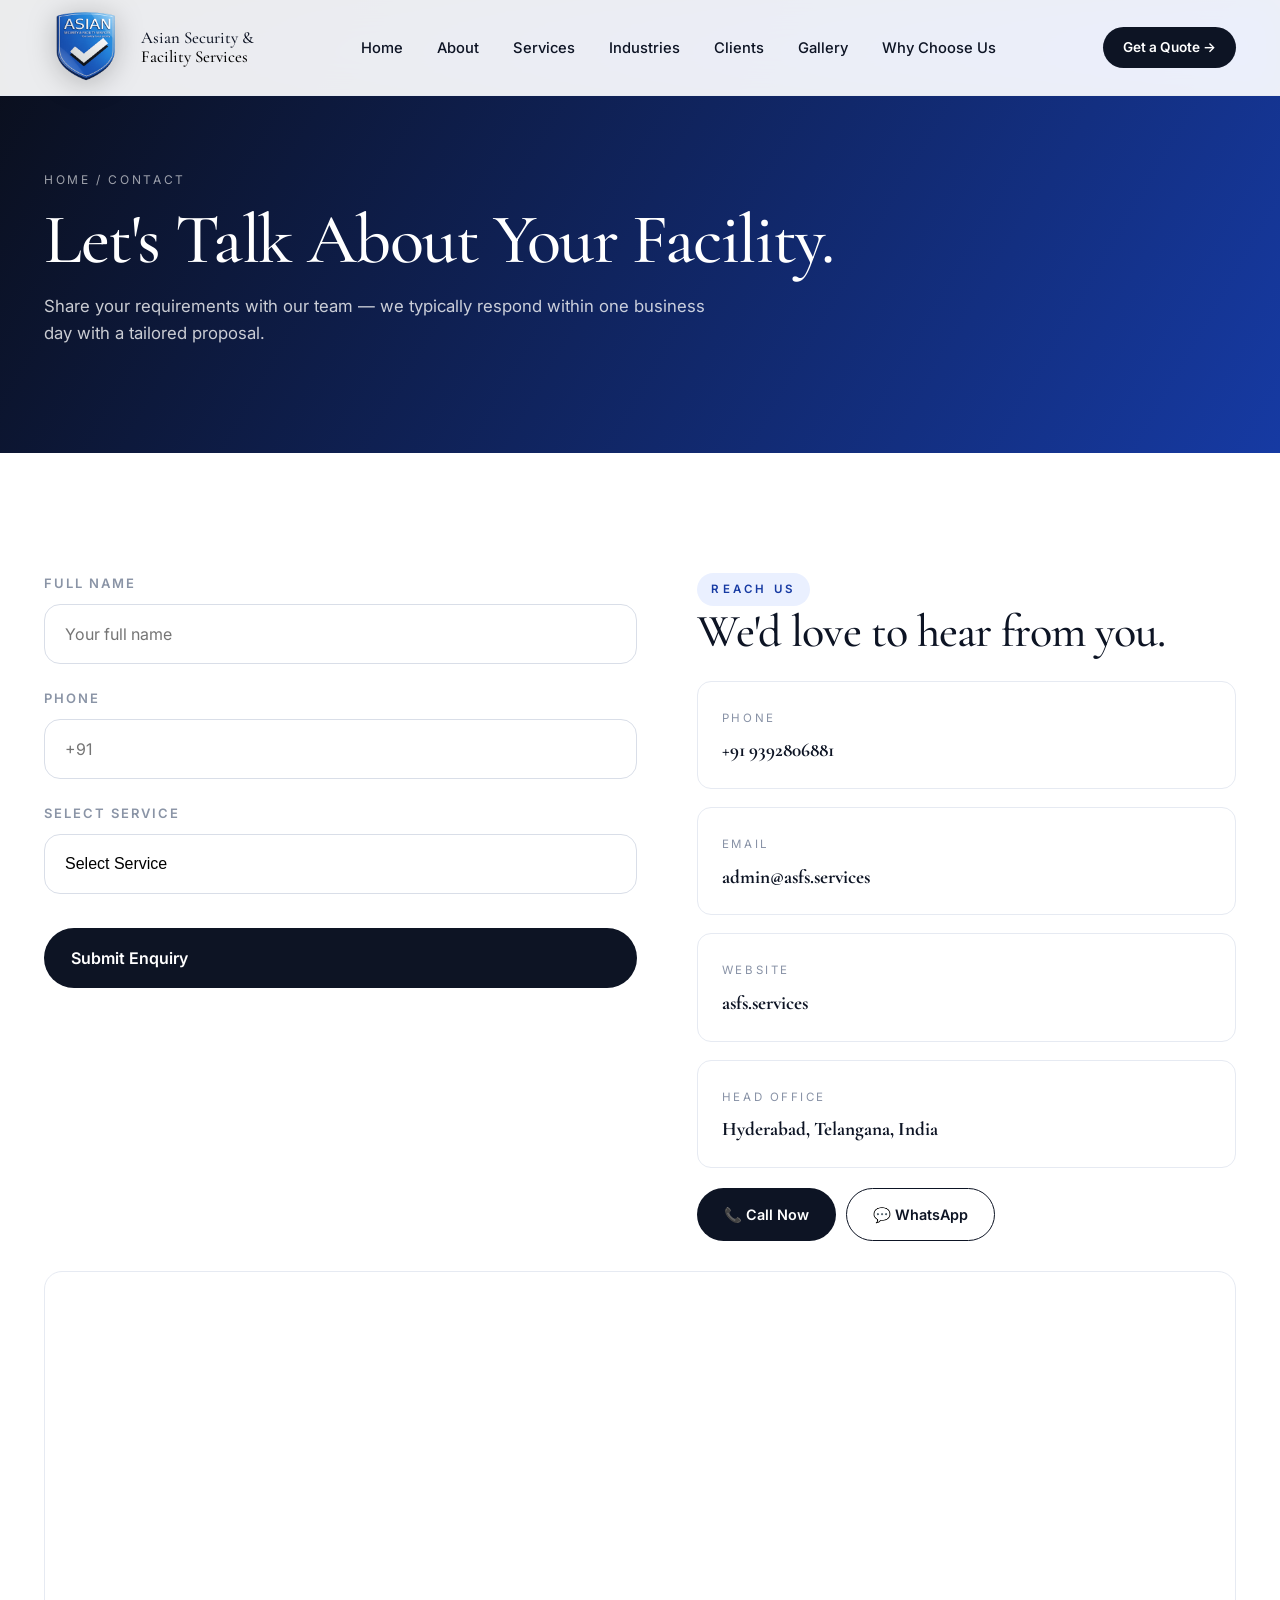
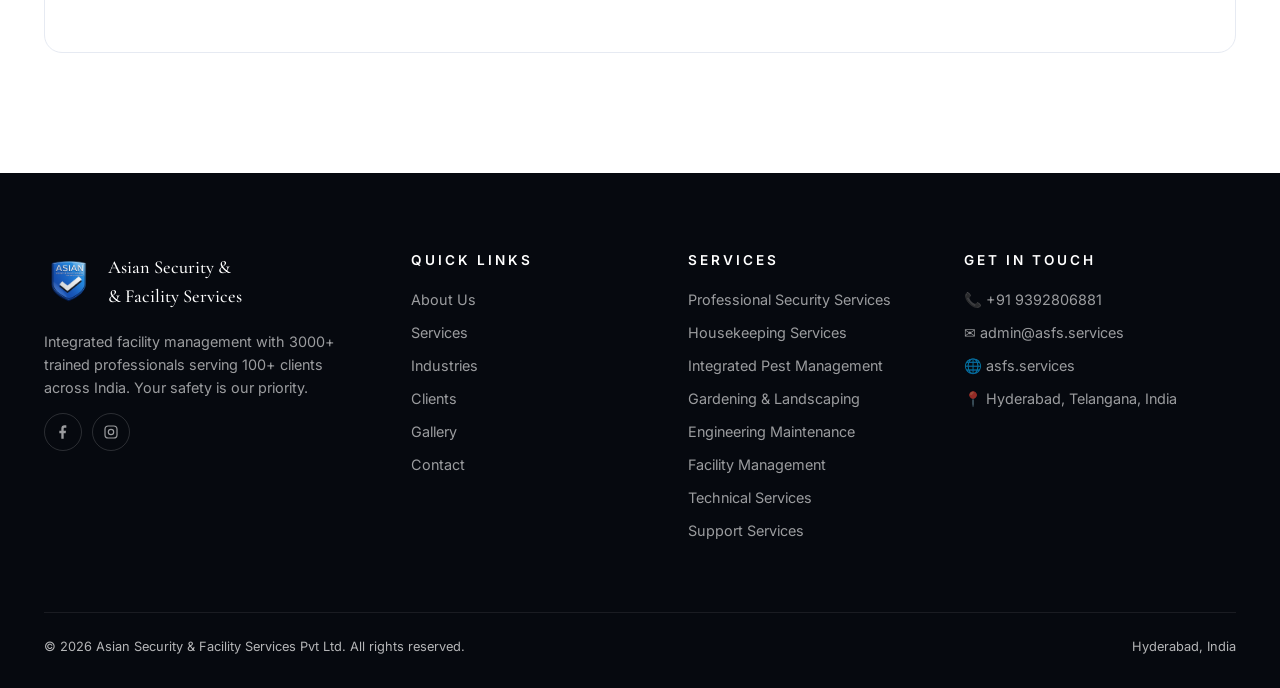
<file: contact-us.html>
<!DOCTYPE html>
<html lang="en">
<head>
<meta charset="UTF-8" /><meta name="viewport" content="width=device-width, initial-scale=1" />
<title>Contact — Asian Security & Facility Services</title>
<meta name="description" content="Contact Asian Security & Facility Services Pvt Ltd, Hyderabad. Call +91 9392806881 or email admin@asfs.services." />
<link rel="icon" href="assets/logo.png" />
<link href="https://fonts.googleapis.com/css2?family=Cormorant+Garamond:ital,wght@0,400;0,500;0,600;1,400;1,500&family=Inter:wght@300;400;500;600;700&family=Manrope:wght@400;500;600&display=swap" rel="stylesheet" />
<link rel="stylesheet" href="style.css" />
<link rel="preconnect" href="https://fonts.googleapis.com" />
<link rel="preconnect" href="https://fonts.gstatic.com" crossorigin />
</head>

<body data-page="contact">
<div class="loader"><div class="ring"></div></div>
<div id="nav-mount"></div>

<section class="page-hero">
  <div class="container">
    <div class="crumbs">Home / Contact</div>
    <h1>Let's Talk About Your Facility.</h1>
    <p>Share your requirements with our team — we typically respond within one business day with a tailored proposal.</p>
  </div>
</section>

<section class="section">
  <div class="container contact-grid">

    <form class="contact-form reveal-left" id="contact-form">
      <div>
        <label>Full Name</label>
        <input type="text" id="name" required placeholder="Your full name" />
      </div>

      <div>
        <label>Phone</label>
        <input type="tel" id="phone" required placeholder="+91" />
      </div>

      <div>
        <label>Select Service</label>
        <select id="service" required>
          <option value="">Select Service</option>
          <option>Professional Security Services</option>
          <option>Housekeeping Services</option>
          <option>Integrated Pest Management</option>
          <option>Gardening & Landscaping</option>
          <option>Engineering Maintenance</option>
          <option>Facility Management</option>
          <option>Technical Services</option>
          <option>Support Services</option>
        </select>
      </div>

      <button type="submit" class="btn btn--dark" style="justify-self:start;">
        Submit Enquiry
      </button>
    </form>

    <div class="reveal-right">
      <span class="eyebrow">Reach Us</span>
      <h2 style="margin-bottom:24px;">We'd love to hear from you.</h2>

      <div class="contact-info">
        <div class="row"><span>Phone</span><strong id="c_phone"></strong></div>
        <div class="row"><span>Email</span><strong id="c_email"></strong></div>
        <div class="row"><span>Website</span><strong id="c_web"></strong></div>
        <div class="row"><span>Head Office</span><strong id="c_hq"></strong></div>
      </div>

      <div style="display:flex; gap:10px; margin-top:20px; flex-wrap:wrap;">
        <a class="btn btn--dark" id="c_call" href="#">📞 Call Now</a>
        <a class="btn btn--outline" id="c_wa" href="#" target="_blank">💬 WhatsApp</a>
      </div>
    </div>

  </div>

  <div class="container">
    <div class="map">
      <iframe src="https://www.google.com/maps/embed?pb=!1m18!1m12!1m3!1d15225.673342599239!2d78.44911969679619!3d17.4396802853003!2m3!1f0!2f0!3f0!3m2!1i1024!2i768!4f13.1!3m3!1m2!1s0x2bcc3c4626c2c2b9%3A0x4efde13b5bba9e7a!2sAsian%20Security%20And%20Facility%20Services%20-%20ASFS!5e0!3m2!1sen!2sus!4v1779818690346!5m2!1sen!2sus" width="600" height="450" style="border:0;" allowfullscreen="" loading="lazy" referrerpolicy="no-referrer-when-downgrade"></iframe>
    </div>
  </div>
</section>

<div id="footer-mount"></div>

<script src="data.js"></script>

<script>
  const D = window.ASFS_DATA;

  c_phone.textContent = D.company.phone;
  c_email.textContent = D.company.email;
  c_web.textContent = D.company.website.replace("https://","");
  c_hq.textContent = D.company.hq;

  c_call.href = "tel:" + D.company.phone.replace(/\s/g,"");
  c_wa.href = "https://wa.me/919966998182";

  document.getElementById("contact-form").addEventListener("submit", function(e) {
    e.preventDefault();

    const name = document.getElementById("name").value.trim();
    const phone = document.getElementById("phone").value.trim();
    const service = document.getElementById("service").value;

    const whatsappNumber = "919966998182";

    const message = `Hi, I am ${name}. My phone number is ${phone}. I am interested in ${service}. Please contact me.`;

    const url = `https://api.whatsapp.com/send?phone=${whatsappNumber}&text=${encodeURIComponent(message)}`;

    window.open(url, "_blank");
  });
</script>

<script src="partials.js"></script>
<script src="script.js"></script>
</body>
</html>
</file>
<file: style.css>
/* =============================================================
   ASIAN SECURITY & FACILITY SERVICES — Premium Stylesheet
   ============================================================= */

:root{
  --bg:           #ffffff;
  --bg-soft:      #f5f7fb;
  --bg-dark:      #0a0e1a;
  --ink:          #0d1424;
  --ink-soft:     #4a5570;
  --muted:        #8892a6;
  --line:         #e6eaf2;
  --silver:       #c9d2e0;
  --blue:         #2f6bff;
  --blue-soft:    #eaf0ff;
  --blue-deep:    #163aa3;
  --accent:       #6ea2ff;
  --white:        #ffffff;
  --black:        #050810;
  --shadow-sm:    0 4px 14px rgba(13,20,36,.06);
  --shadow-md:    0 14px 40px rgba(13,20,36,.10);
  --shadow-lg:    0 30px 80px rgba(13,20,36,.18);
  --radius:       18px;
  --radius-sm:    12px;
  --radius-lg:    28px;
  --container:    1240px;
  --serif:        "Cormorant Garamond", "Playfair Display", Georgia, serif;
  --sans:         "Inter", "Manrope", "Helvetica Neue", Arial, sans-serif;
  --ease:         cubic-bezier(.2,.7,.2,1);
}

*,*::before,*::after{ box-sizing:border-box; }
html{ scroll-behavior:smooth; -webkit-text-size-adjust:100%; }
body{
  margin:0; background:var(--bg); color:var(--ink);
  font-family:var(--sans); font-size:16px; line-height:1.6;
  -webkit-font-smoothing:antialiased; overflow-x:hidden;
}
img{ max-width:100%; display:block; }
a{ color:inherit; text-decoration:none; }
button{ font-family:inherit; cursor:pointer; }

h1,h2,h3,h4{ font-family:var(--serif); font-weight:500; letter-spacing:-.02em; color:var(--ink); margin:0 0 .4em; line-height:1.1; }
h1{ font-size:clamp(2.4rem, 5.5vw, 4.6rem); }
h2{ font-size:clamp(1.9rem, 3.6vw, 3rem); }
h3{ font-size:clamp(1.2rem, 1.8vw, 1.5rem); }
p{ margin:0 0 1em; color:var(--ink-soft); }
.container{ width:100%; max-width:var(--container); margin:0 auto; padding:0 24px; }

.eyebrow{
  display:inline-block; font-size:.72rem; font-weight:600;
  letter-spacing:.28em; text-transform:uppercase;
  color:var(--blue-deep); padding:.45rem .9rem;
  background:var(--blue-soft); border-radius:999px;
}

/* ===== Loader ===== */
.loader{
  position:fixed; inset:0; background:var(--bg-dark);
  display:flex; align-items:center; justify-content:center;
  z-index:9999; transition:opacity .6s ease, visibility .6s ease;
}
.loader.is-hidden{ opacity:0; visibility:hidden; }
.loader .ring{
  width:54px; height:54px; border:2px solid rgba(255,255,255,.15);
  border-top-color:var(--accent); border-radius:50%;
  animation:spin 1s linear infinite;
}
@keyframes spin{ to{ transform:rotate(360deg); } }

/* ===== Navbar ===== */
/* ===== Navbar ===== */
.nav{
  position:fixed;
  top:0;
  left:0;
  right:0;
  z-index:80;
  transition:background .35s var(--ease), box-shadow .35s var(--ease), padding .35s var(--ease);
  padding:18px 0;
}

.nav__inner{
  display:flex;
  align-items:center;
  justify-content:space-between;
  gap:24px;
}

.nav__logo{
  display:flex;
  align-items:center;
  gap:12px;
}

.nav__logo img{
  height:85px;
  width:auto;
  filter:drop-shadow(0 4px 14px rgba(0,0,0,.25));
}

.nav__logo span{
  font-family:var(--serif);
  font-size:1.05rem;
  font-weight:500;
  line-height:1.1;
  color:var(--white);
  transition:color .3s;
}

.nav__logo small{
  display:block;
  font-family:var(--serif);
  font-size:1.05rem;
  font-weight:500;
  line-height:1.1;
  color:#000;
  margin-top:0;
  letter-spacing:0;
  text-transform:none;
  transition:color .3s;
}
.nav__links{
  display:flex;
  gap:34px;
  list-style:none;
  margin:0;
  padding:0;
}


.nav__links a{ font-size:.92rem; font-weight:500; color:rgba(255,255,255,.9); position:relative; padding:6px 0; transition:color .3s; }
.nav__links a::after{ content:""; position:absolute; left:0; right:0; bottom:-2px; height:1px; background:currentColor; transform:scaleX(0); transform-origin:right; transition:transform .35s var(--ease); }
.nav__links a:hover::after, .nav__links a.is-active::after{ transform:scaleX(1); transform-origin:left; }
.nav__cta{ display:inline-flex; align-items:center; gap:8px; padding:10px 20px; border-radius:999px; background:var(--white); color:var(--ink); font-weight:600; font-size:.85rem; transition:transform .3s var(--ease), box-shadow .3s var(--ease); }
.nav__cta:hover{ transform:translateY(-2px); box-shadow:var(--shadow-md); }
.nav__burger{ display:none; width:42px; height:42px; border:1px solid rgba(255,255,255,.3); border-radius:10px; background:transparent; align-items:center; justify-content:center; }
.nav__burger span{ display:block; width:18px; height:1.5px; background:#fff; position:relative; }
.nav__burger span::before,.nav__burger span::after{ content:""; position:absolute; left:0; right:0; height:1.5px; background:#fff; }
.nav__burger span::before{ top:-6px; } .nav__burger span::after{ top:6px; }

.nav.is-solid{ background:rgba(255,255,255,.85); backdrop-filter:saturate(180%) blur(18px); box-shadow:0 1px 0 var(--line); padding:12px 0; }
.nav.is-solid .nav__logo span,
.nav.is-solid .nav__links a{ color:var(--ink); }
.nav.is-solid .nav__logo small{
  color:#000;
}
.nav.is-solid .nav__cta{ background:var(--ink); color:var(--white); }
.nav.is-solid .nav__burger{ border-color:var(--line); }
.nav.is-solid .nav__burger span,
.nav.is-solid .nav__burger span::before,
.nav.is-solid .nav__burger span::after{ background:var(--ink); }
/* Force solid look on inner pages */
.nav--inner{ background:rgba(255,255,255,.92); backdrop-filter:saturate(180%) blur(18px); box-shadow:0 1px 0 var(--line); padding:14px 0; }
.nav--inner .nav__logo span{ color:var(--ink); }
.nav--inner .nav__logo small{
  color:#000;
}
.nav--inner .nav__links a{ color:var(--ink); }
.nav--inner .nav__cta{ background:var(--ink); color:var(--white); }

/* ===== Hero ===== */
.hero{ position:relative; min-height:100vh; color:#fff; overflow:hidden; display:flex; align-items:center; }
.hero__media{ position:absolute; inset:0; z-index:0; }
.hero__media video,.hero__media img{ width:100%; height:100%; object-fit:cover; }
.hero__media::after{
  content:"";
  position:absolute;
  inset:0;
  background:
    linear-gradient(
      180deg,
      rgba(5,8,16,.45) 0%,
      rgba(5,8,16,.25) 35%,
      rgba(5,8,16,.75) 100%
    );
}
.hero__content{ position:relative; z-index:2; padding:160px 0 120px; max-width:920px; }
.hero__eyebrow{ display:inline-flex; align-items:center; gap:10px; padding:.55rem 1rem; border:1px solid rgba(255,255,255,.25); border-radius:999px; font-size:.7rem; letter-spacing:.28em; text-transform:uppercase; backdrop-filter:blur(6px); background:rgba(255,255,255,.06); }
.hero__eyebrow::before{ content:""; width:8px; height:8px; border-radius:50%; background:var(--accent); box-shadow:0 0 0 4px rgba(110,162,255,.25); }
.hero h1{ color:#fff; margin-top:24px; font-size:clamp(2.6rem, 6vw, 5.2rem); }
.hero__sub{ font-family:var(--serif); font-style:italic; font-size:clamp(1.05rem,1.6vw,1.35rem); color:rgba(255,255,255,.85); max-width:680px; }
.hero__desc{ max-width:620px; color:rgba(255,255,255,.78); }
.hero__cta{ display:flex; gap:14px; flex-wrap:wrap; margin-top:30px; }
.hero__scroll{ position:absolute; left:50%; bottom:30px; transform:translateX(-50%); z-index:3; color:rgba(255,255,255,.75); font-size:.7rem; letter-spacing:.3em; text-transform:uppercase; display:flex; flex-direction:column; align-items:center; gap:10px; }
.hero__scroll::after{ content:""; width:1px; height:50px; background:linear-gradient(180deg, rgba(255,255,255,.8), transparent); animation:scrollDown 2s var(--ease) infinite; }
@keyframes scrollDown{ 0%{ transform:scaleY(0); transform-origin:top;} 50%{ transform:scaleY(1); transform-origin:top;} 51%{ transform-origin:bottom;} 100%{ transform:scaleY(0); transform-origin:bottom;} }

/* ===== Buttons ===== */
.btn{ display:inline-flex; align-items:center; gap:10px; padding:14px 26px; border-radius:999px; font-weight:600; font-size:.9rem; border:1px solid transparent; transition:transform .3s var(--ease), background .3s, color .3s, box-shadow .3s; }
.btn svg{ width:16px; height:16px; transition:transform .3s var(--ease); }
.btn:hover svg{ transform:translateX(4px); }
.btn--primary{ background:var(--white); color:var(--ink); }
.btn--primary:hover{ transform:translateY(-2px); box-shadow:var(--shadow-md); }
.btn--ghost{ background:rgba(255,255,255,.08); border-color:rgba(255,255,255,.4); color:#fff; backdrop-filter:blur(8px); }
.btn--ghost:hover{ background:rgba(255,255,255,.18); transform:translateY(-2px); }
.btn--dark{ background:var(--ink); color:var(--white); }
.btn--dark:hover{ background:var(--blue-deep); transform:translateY(-2px); }
.btn--outline{ border-color:var(--ink); color:var(--ink); }
.btn--outline:hover{ background:var(--ink); color:var(--white); }

/* ===== Section base ===== */
section{ position:relative; }
.section{ padding:120px 0; }
.section--tight{ padding:90px 0; }
.section--dark{ background:var(--bg-dark); color:rgba(255,255,255,.85); }
.section--dark h2,.section--dark h3{ color:#fff; }
.section--dark .eyebrow{ background:rgba(255,255,255,.08); color:var(--accent); }
.section--soft{ background:var(--bg-soft); }
.section__head{ max-width:760px; margin:0 auto 60px; text-align:center; }
.section__head--left{ text-align:left; margin-left:0; }
.section__head p{ font-size:1.05rem; }

/* ===== About preview (split) ===== */
.split{ display:grid; grid-template-columns:1fr 1.05fr; gap:80px; align-items:center; }
.split__media{ position:relative; aspect-ratio:4/5; border-radius:var(--radius-lg); overflow:hidden; box-shadow:var(--shadow-lg); }
.split__media img{ width:100%; height:100%; object-fit:cover; transition:transform 1.4s var(--ease); }
.split__media:hover img{ transform:scale(1.05); }
.split__media::after{ content:""; position:absolute; inset:0; background:linear-gradient(180deg, transparent 60%, rgba(0,0,0,.35)); }
.split__badge{
  position:absolute; left: 20px; bottom:40px; background:#fff; padding:22px 26px; border-radius:18px;
  box-shadow:var(--shadow-lg); display:flex; align-items:center; gap:16px; max-width:280px;
}
.split__badge .num{ font-family:var(--serif); font-size:2.4rem; color:var(--blue-deep); line-height:1; }
.split__badge .lbl{ font-size:.78rem; color:var(--ink-soft); letter-spacing:.05em; }
.mini-stats{ display:grid; grid-template-columns:repeat(2,1fr); gap:20px; margin-top:30px; }
.mini-stats div{ padding:18px 20px; border:1px solid var(--line); border-radius:14px; }
.mini-stats strong{ display:block; font-family:var(--serif); font-size:1.8rem; color:var(--blue-deep); }
.mini-stats span{ font-size:.78rem; letter-spacing:.05em; color:var(--muted); text-transform:uppercase; }

/* ===== Service cards ===== */
.grid{ display:grid; gap:28px; }
.grid--4{ grid-template-columns:repeat(4,1fr); }
.grid--3{ grid-template-columns:repeat(3,1fr); }
.grid--2{ grid-template-columns:repeat(2,1fr); }

.svc-card{
  position:relative; border-radius:var(--radius); overflow:hidden; background:#fff;
  border:1px solid var(--line); transition:transform .5s var(--ease), box-shadow .5s var(--ease);
}
.svc-card__img{ position:relative; aspect-ratio:4/3; overflow:hidden; }
.svc-card__img img{ width:100%; height:100%; object-fit:cover; transition:transform 1s var(--ease); }
.svc-card:hover .svc-card__img img{ transform:scale(1.08); }
.svc-card__img::after{ content:""; position:absolute; inset:0; background:linear-gradient(180deg, transparent 50%, rgba(5,8,16,.7)); }
.svc-card__icon{
  position:absolute; top:18px; left:18px; width:46px; height:46px; border-radius:14px;
  background:rgba(255,255,255,.92); backdrop-filter:blur(6px); display:flex; align-items:center; justify-content:center;
  color:var(--blue-deep); box-shadow:var(--shadow-sm);
}
.svc-card__icon svg{ width:22px; height:22px; }
.svc-card__body{ padding:24px 26px 28px; }
.svc-card h3{ font-size:1.25rem; margin-bottom:.4em; }
.svc-card p{ font-size:.94rem; color:var(--ink-soft); margin:0 0 14px; }
.svc-card .arrow{ display:inline-flex; align-items:center; gap:8px; font-size:.82rem; font-weight:600; letter-spacing:.05em; color:var(--blue-deep); }
.svc-card:hover{ transform:translateY(-6px); box-shadow:var(--shadow-lg); }

/* ===== Why choose (glass cards on dark) ===== */
.wc-card{
  padding:30px 28px; border-radius:20px;
  background:linear-gradient(160deg, rgba(255,255,255,.08), rgba(255,255,255,.02));
  border:1px solid rgba(255,255,255,.10); backdrop-filter:blur(10px);
  transition:transform .4s var(--ease), background .4s;
}
.wc-card:hover{ transform:translateY(-6px); background:linear-gradient(160deg, rgba(255,255,255,.12), rgba(255,255,255,.04)); }
.wc-card .num{ font-family:var(--serif); font-size:2.6rem; color:#fff; line-height:1; }
.wc-card h3{ font-size:1.05rem; margin:14px 0 8px; color:#fff; font-family:var(--sans); font-weight:600; letter-spacing:-.01em; }
.wc-card p{ color:rgba(255,255,255,.65); font-size:.9rem; margin:0; }

/* ===== Clients marquee ===== */
.marquee{ overflow:hidden; mask-image:linear-gradient(90deg, transparent, #000 8%, #000 92%, transparent); }
.marquee__track{ display:flex; gap:80px; width:max-content; animation:marquee 45s linear infinite; }
.marquee__item{
  font-family:var(--serif); font-size:1.5rem; color:var(--ink); white-space:nowrap; padding:18px 30px;
  border:1px solid var(--line); border-radius:14px; background:#fff; opacity:.55; transition:opacity .4s, color .4s, border-color .4s;
}
.marquee__item:hover{ opacity:1; color:var(--blue-deep); border-color:var(--blue); }
@keyframes marquee{ to{ transform:translateX(-50%); } }
.marquee + .marquee{ margin-top:24px; }
.marquee--reverse .marquee__track{ animation-direction:reverse; animation-duration:55s; }

/* ===== Blog cards ===== */
.blog-card{ background:#fff; border:1px solid var(--line); border-radius:var(--radius); overflow:hidden; transition:transform .5s var(--ease), box-shadow .5s var(--ease); }
.blog-card__img{ aspect-ratio:16/10; overflow:hidden; }
.blog-card__img img{ width:100%; height:100%; object-fit:cover; transition:transform 1s var(--ease); }
.blog-card:hover{ transform:translateY(-6px); box-shadow:var(--shadow-lg); }
.blog-card:hover .blog-card__img img{ transform:scale(1.08); }
.blog-card__body{ padding:26px; }
.blog-card .date{ font-size:.72rem; letter-spacing:.2em; text-transform:uppercase; color:var(--muted); }
.blog-card h3{ font-size:1.2rem; margin:10px 0 10px; }
.blog-card .arrow{ color:var(--blue-deep); font-weight:600; font-size:.82rem; letter-spacing:.05em; }

/* ===== Contact preview ===== */
.cta-band{
  position:relative; overflow:hidden; border-radius:0;
  background:url("https://images.unsplash.com/photo-1497366811353-6870744d04b2?auto=format&fit=crop&w=2000&q=80") center/cover no-repeat;
  color:#fff;
}
.cta-band::after{ content:""; position:absolute; inset:0; background:linear-gradient(120deg, rgba(5,8,16,.85), rgba(22,58,163,.7)); }
.cta-band .container{ position:relative; z-index:2; padding:120px 24px; }
.cta-band h2{ color:#fff; max-width:780px; }
.cta-band p{ color:rgba(255,255,255,.8); max-width:680px; font-size:1.05rem; }
.cta-info{ display:flex; flex-wrap:wrap; gap:30px; margin:30px 0; }
.cta-info div{ display:flex; flex-direction:column; gap:4px; }
.cta-info span{ font-size:.7rem; letter-spacing:.22em; text-transform:uppercase; color:rgba(255,255,255,.6); }
.cta-info strong{ font-family:var(--serif); font-weight:500; font-size:1.15rem; color:#fff; }

/* ===== Footer ===== */
.footer{ background:#06090f; color:rgba(255,255,255,.7); padding:80px 0 30px; }
.footer h4{ color:#fff; font-family:var(--sans); font-size:.85rem; letter-spacing:.22em; text-transform:uppercase; margin-bottom:20px; font-weight:600; }
.footer__grid{ display:grid; grid-template-columns:1.4fr 1fr 1fr 1.2fr; gap:50px; }
.footer p,.footer li,.footer a{ font-size:.9rem; color:rgba(255,255,255,.6); }
.footer ul{ list-style:none; padding:0; margin:0; }
.footer li{ margin-bottom:10px; }
.footer a:hover{ color:#fff; }
.footer__brand{ display:flex; gap:14px; align-items:center; margin-bottom:18px; }
.footer__brand img{ height:50px; }
.footer__brand strong{ font-family:var(--serif); font-size:1.15rem; color:#fff; font-weight:500; }
.newsletter{ display:flex; gap:8px; margin-top:12px; }
.newsletter input{ flex:1; padding:12px 14px; border-radius:10px; border:1px solid rgba(255,255,255,.12); background:rgba(255,255,255,.04); color:#fff; font-family:inherit; }
.newsletter button{ padding:12px 18px; border-radius:10px; border:0; background:#fff; color:var(--ink); font-weight:600; }
.footer__bottom{ margin-top:60px; padding-top:24px; border-top:1px solid rgba(255,255,255,.08); display:flex; justify-content:space-between; flex-wrap:wrap; gap:16px; font-size:.8rem; }
.socials{ display:flex; gap:10px; margin-top:14px; }
.socials a{ width:38px; height:38px; border-radius:50%; border:1px solid rgba(255,255,255,.15); display:inline-flex; align-items:center; justify-content:center; transition:background .3s, border-color .3s; }
.socials a:hover{ background:#fff; color:var(--ink); border-color:#fff; }
.socials svg{ width:16px; height:16px; }
.to-top{
  position:fixed; right:24px; bottom:24px; width:48px; height:48px; border-radius:50%;
  background:var(--ink); color:#fff; border:0; display:flex; align-items:center; justify-content:center;
  box-shadow:var(--shadow-md); opacity:0; transform:translateY(16px); transition:.3s; z-index:60;
}
.to-top.is-visible{ opacity:1; transform:translateY(0); }
.to-top svg{ width:18px; height:18px; }

.wa-fab{
  position:fixed; left:24px; bottom:24px; width:56px; height:56px; border-radius:50%;
  background:#25D366; color:#fff; display:flex; align-items:center; justify-content:center;
  box-shadow:var(--shadow-md); z-index:60; transition:transform .3s;
}
.wa-fab:hover{ transform:scale(1.08); }
.wa-fab svg{ width:26px; height:26px; }

/* ===== Inner page hero ===== */
.page-hero{
  position:relative; padding:170px 0 90px; color:#fff; overflow:hidden;
  background:linear-gradient(120deg, #0a0e1a 0%, #163aa3 100%);
}
.page-hero::before{
  content:""; position:absolute; inset:0; opacity:.25;
  background:url("https://images.unsplash.com/photo-1497366754035-f200968a6e72?auto=format&fit=crop&w=2000&q=80") center/cover no-repeat;
  mix-blend-mode:luminosity;
}
.page-hero .container{ position:relative; z-index:2; }
.page-hero .crumbs{ font-size:.75rem; letter-spacing:.22em; text-transform:uppercase; color:rgba(255,255,255,.6); }
.page-hero h1{ color:#fff; margin:12px 0 14px; }
.page-hero p{ color:rgba(255,255,255,.78); max-width:680px; font-size:1.05rem; }

/* ===== About long ===== */
.values-grid{ display:grid; grid-template-columns:repeat(3,1fr); gap:24px; }
.value{ padding:30px; border:1px solid var(--line); border-radius:18px; background:#fff; transition:.4s; }
.value:hover{ transform:translateY(-4px); box-shadow:var(--shadow-md); border-color:transparent; }
.value h3{ font-family:var(--sans); font-size:1rem; font-weight:600; letter-spacing:.04em; text-transform:uppercase; color:var(--blue-deep); }
.value p{ margin:0; font-size:.95rem; }

.timeline{ position:relative; padding:20px 0; }
.timeline::before{ content:""; position:absolute; left:120px; top:0; bottom:0; width:1px; background:var(--line); }
.tl-item{ display:grid; grid-template-columns:140px 1fr; gap:30px; padding:18px 0; position:relative; }
.tl-item::before{ content:""; position:absolute; left:115px; top:24px; width:11px; height:11px; background:var(--blue); border-radius:50%; box-shadow:0 0 0 5px rgba(47,107,255,.15); }
.tl-item .yr{ font-family:var(--serif); font-size:1.6rem; color:var(--blue-deep); }
.tl-item p{ margin:0; padding-left:30px; }

.team-grid{
  display:grid;
  grid-template-columns:repeat(4,1fr);
  gap:22px;
  align-items:start;
}
.team-card{ background:#fff; border:1px solid var(--line); border-radius:var(--radius); overflow:hidden; transition:.4s; }
.team-card img{ aspect-ratio:4/5; width:100%; object-fit:cover; }
.team-card__body{ padding:22px 24px; }
.team-card h3{ font-size:1.15rem; margin-bottom:4px; }
.team-card .role{ font-size:.78rem; letter-spacing:.16em; text-transform:uppercase; color:var(--blue-deep); }
.team-card p{ font-size:.92rem; margin:12px 0 0; }
.team-card:hover{ transform:translateY(-6px); box-shadow:var(--shadow-md); }

/* ===== Industries cards ===== */
.ind-card{ position:relative; aspect-ratio:4/5; border-radius:var(--radius); overflow:hidden; }
.ind-card img{ width:100%; height:100%; object-fit:cover; transition:transform 1.1s var(--ease); }
.ind-card::after{ content:""; position:absolute; inset:0; background:linear-gradient(180deg, transparent 30%, rgba(5,8,16,.85)); }
.ind-card h3{ position:absolute; left:24px; right:24px; bottom:22px; color:#fff; font-size:1.2rem; margin:0; z-index:2; }
.ind-card:hover img{ transform:scale(1.08); }

/* ===== Clients page ===== */
.client-grid{ display:grid; grid-template-columns:repeat(4,1fr); gap:18px; }
.client-tile{ padding:34px 22px; border:1px solid var(--line); border-radius:14px; background:#fff; text-align:center; font-family:var(--serif); color:var(--ink); font-size:1.15rem; transition:.3s; }
.client-tile:hover{ transform:translateY(-4px); border-color:var(--blue); color:var(--blue-deep); box-shadow:var(--shadow-sm); }

/* ===== Gallery ===== */
.gal-filters{ display:flex; flex-wrap:wrap; gap:10px; justify-content:center; margin-bottom:36px; }
.gal-filters button{ padding:10px 20px; border-radius:999px; border:1px solid var(--line); background:#fff; font-size:.82rem; font-weight:500; color:var(--ink-soft); transition:.3s; }
.gal-filters button.is-active,.gal-filters button:hover{ background:var(--ink); color:#fff; border-color:var(--ink); }
.masonry{ columns:3; column-gap:18px; }
.masonry figure{ break-inside:avoid; margin:0 0 18px; border-radius:14px; overflow:hidden; cursor:zoom-in; position:relative; }
.masonry img{ width:100%; transition:transform 1s var(--ease); }
.masonry figure:hover img{ transform:scale(1.06); }
.lightbox{ position:fixed; inset:0; background:rgba(5,8,16,.92); display:none; align-items:center; justify-content:center; z-index:200; padding:30px; }
.lightbox.is-open{ display:flex; }
.lightbox img{ max-width:90vw; max-height:90vh; border-radius:10px; }
.lightbox button{ position:absolute; top:24px; right:24px; width:42px; height:42px; border-radius:50%; background:#fff; border:0; font-size:1.4rem; }

/* ===== Contact page ===== */
.contact-grid{ display:grid; grid-template-columns:1.1fr 1fr; gap:60px; }
.contact-form{ display:grid; gap:14px; }
.contact-form label{ font-size:.78rem; letter-spacing:.12em; text-transform:uppercase; color:var(--muted); }
.contact-form input,.contact-form textarea{ width:100%; padding:14px 16px; border-radius:12px; border:1px solid var(--line); font-family:inherit; font-size:.95rem; color:var(--ink); background:#fff; transition:border-color .3s; }
.contact-form input:focus,.contact-form textarea:focus{ outline:none; border-color:var(--blue); }
.contact-form textarea{ min-height:140px; resize:vertical; }
.contact-info{ display:grid; gap:18px; }
.contact-info .row{ padding:22px 24px; background:#fff; border:1px solid var(--line); border-radius:14px; }
.contact-info .row span{ font-size:.72rem; letter-spacing:.22em; text-transform:uppercase; color:var(--muted); }
.contact-info .row strong{ display:block; font-family:var(--serif); font-size:1.2rem; margin-top:6px; color:var(--ink); }
.map{ margin-top:30px; border-radius:18px; overflow:hidden; border:1px solid var(--line); }
.map iframe{ width:100%; height:380px; border:0; display:block; }

/* ===== Reveal animations ===== */
.reveal{ opacity:0; transform:translateY(30px); transition:opacity .9s var(--ease), transform .9s var(--ease); }
.reveal.is-in{ opacity:1; transform:translateY(0); }
.reveal-left{ opacity:0; transform:translateX(-40px); transition:.9s var(--ease); }
.reveal-left.is-in{ opacity:1; transform:translateX(0); }
.reveal-right{ opacity:0; transform:translateX(40px); transition:.9s var(--ease); }
.reveal-right.is-in{ opacity:1; transform:translateX(0); }
.reveal-zoom{ opacity:0; transform:scale(.94); transition:.9s var(--ease); }
.reveal-zoom.is-in{ opacity:1; transform:scale(1); }
[data-delay="1"]{ transition-delay:.08s; }
[data-delay="2"]{ transition-delay:.16s; }
[data-delay="3"]{ transition-delay:.24s; }
[data-delay="4"]{ transition-delay:.32s; }

/* ===== Responsive ===== */
@media (max-width: 1024px){
  .grid--4{ grid-template-columns:repeat(2,1fr); }
  .grid--3{ grid-template-columns:repeat(2,1fr); }
  .split{ grid-template-columns:1fr; gap:50px; }
  .footer__grid{ grid-template-columns:1fr 1fr; gap:40px; }
  .team-grid{ grid-template-columns:repeat(2,1fr); }
  .values-grid{ grid-template-columns:repeat(2,1fr); }
  .client-grid{ grid-template-columns:repeat(3,1fr); }
  .masonry{ columns:2; }
  .contact-grid{ grid-template-columns:1fr; }
}
@media (max-width: 720px){
  .section{ padding:80px 0; }
  .grid--4,.grid--3,.grid--2{ grid-template-columns:1fr; }
  .nav__links,.nav__cta{ display:none; }
  .nav__burger{ display:inline-flex; }
  .nav__links.is-open{
    display:flex; position:absolute; top:100%; left:16px; right:16px;
    flex-direction:column; gap:8px; background:#fff; padding:18px; border-radius:14px;
    box-shadow:var(--shadow-lg); margin-top:8px;
  }
  .nav__links.is-open a{ color:var(--ink); padding:10px 6px; border-bottom:1px solid var(--line); }
  .footer__grid{ grid-template-columns:1fr; }
  .team-grid,.values-grid,.client-grid{ grid-template-columns:1fr 1fr; }
  .timeline::before{ left:50px; }
  .tl-item{ grid-template-columns:80px 1fr; gap:14px; }
  .tl-item::before{ left:45px; }
  .tl-item p{ padding-left:14px; }
  .masonry{ columns:1; }
  .split__badge{ left:16px; right:16px; max-width:none; bottom:16px; }
  .hero__content{ padding:140px 0 120px; }
}
.hero__media {
  position: absolute;
  inset: 0;
  overflow: hidden;
  z-index: -1;
}

.hero-bg-image {
  width: 100%;
  height: 100%;
  object-fit: cover;
  object-position: center;
  filter: brightness(0.55);
}


.hero__media img,
.hero__media video {
  object-position: center top;
}

.hero__content {
  padding-top: 190px;
}

@media (max-width: 1024px) {
  .hero__media img,
  .hero__media video {
    object-position: 35% top;
  }
}

@media (max-width: 720px) {
  .hero__media img,
  .hero__media video {
    object-position: 28% top;
  }

  .hero__content {
    padding-top: 130px;
  }
}


/* =============================================================
   WHY CHOOSE US PAGE — Add these styles to the BOTTOM of style.css
   ============================================================= */

/* ===== WCU Hero ===== */
.wcu-hero {
  position: relative;
  min-height: 88vh;
  display: flex;
  align-items: center;
  overflow: hidden;
  padding: 0;
  background: none;
}
.wcu-hero__bg {
  position: absolute;
  inset: 0;
  z-index: 0;
}
.wcu-hero__bg img {
  width: 100%;
  height: 100%;
  object-fit: cover;
  object-position: center;
  transform: scale(1.04);
  animation: wcuHeroPan 18s ease-in-out infinite alternate;
}
@keyframes wcuHeroPan {
  from { transform: scale(1.04) translateX(0); }
  to   { transform: scale(1.04) translateX(-2%); }
}
.wcu-hero__overlay {
  position: absolute;
  inset: 0;
  background: linear-gradient(
    135deg,
    rgba(5,8,16,.82) 0%,
    rgba(10,22,60,.74) 50%,
    rgba(5,8,16,.68) 100%
  );
}
.wcu-hero__content {
  position: relative;
  z-index: 2;
  padding-top: 160px;
  padding-bottom: 100px;
  max-width: 960px;
  color: #fff;
}
.wcu-crumbs {
  color: rgba(255,255,255,.6) !important;
}
.wcu-hero__sub {
  font-family: var(--serif);
  font-style: italic;
  font-size: clamp(1.05rem, 1.6vw, 1.3rem);
  color: rgba(255,255,255,.82);
  max-width: 680px;
  margin: 18px 0 24px;
}
.wcu-hero__pills {
  display: flex;
  flex-wrap: wrap;
  gap: 10px;
  margin-bottom: 32px;
}
.wcu-pill {
  display: inline-flex;
  align-items: center;
  padding: 7px 16px;
  border-radius: 999px;
  border: 1px solid rgba(255,255,255,.28);
  background: rgba(255,255,255,.08);
  backdrop-filter: blur(8px);
  font-size: .75rem;
  font-weight: 600;
  letter-spacing: .1em;
  text-transform: uppercase;
  color: rgba(255,255,255,.9);
  transition: background .3s, border-color .3s;
}
.wcu-pill:hover {
  background: rgba(255,255,255,.16);
  border-color: rgba(255,255,255,.5);
}

/* ===== Trust Stats ===== */
.wcu-stats-section {
  background: var(--bg-dark);
  padding: 70px 0;
}
.wcu-stats-grid {
  display: grid;
  grid-template-columns: repeat(5, 1fr);
  gap: 2px;
  background: rgba(255,255,255,.07);
  border-radius: var(--radius);
  overflow: hidden;
}
.wcu-stat {
  padding: 48px 28px;
  background: var(--bg-dark);
  text-align: center;
  position: relative;
  transition: background .35s;
}
.wcu-stat:hover {
  background: rgba(47,107,255,.1);
}
.wcu-stat + .wcu-stat::before {
  content: "";
  position: absolute;
  left: 0;
  top: 20%;
  bottom: 20%;
  width: 1px;
  background: rgba(255,255,255,.1);
}
.wcu-stat__num {
  font-family: var(--serif);
  font-size: clamp(2rem, 3.5vw, 3rem);
  color: var(--accent);
  font-weight: 500;
  line-height: 1;
  margin-bottom: 10px;
  display: flex;
  align-items: baseline;
  justify-content: center;
  gap: 2px;
}
.wcu-stat__suf {
  font-size: .65em;
  color: var(--accent);
}
.wcu-stat__year {
  font-size: 1em;
}
.wcu-stat__label {
  font-weight: 600;
  font-size: .95rem;
  color: #fff;
  margin-bottom: 6px;
}
.wcu-stat__sub {
  font-size: .78rem;
  color: rgba(255,255,255,.45);
  line-height: 1.4;
}

/* ===== Why Choose Cards ===== */
.wcu-cards-grid {
  display: grid;
  grid-template-columns: repeat(4, 1fr);
  gap: 22px;
  margin-top: 54px;
}
.wcu-card {
  background: #fff;
  border: 1px solid var(--line);
  border-radius: var(--radius);
  padding: 34px 28px 28px;
  position: relative;
  overflow: hidden;
  transition: transform .4s var(--ease), box-shadow .4s var(--ease), border-color .4s;
  display: flex;
  flex-direction: column;
  gap: 12px;
}
.wcu-card::before {
  content: "";
  position: absolute;
  top: 0; left: 0; right: 0;
  height: 3px;
  background: linear-gradient(90deg, var(--blue-deep), var(--accent));
  transform: scaleX(0);
  transform-origin: left;
  transition: transform .4s var(--ease);
}
.wcu-card:hover {
  transform: translateY(-8px);
  box-shadow: var(--shadow-lg);
  border-color: var(--blue-soft);
}
.wcu-card:hover::before {
  transform: scaleX(1);
}
.wcu-card__icon {
  width: 54px;
  height: 54px;
  border-radius: 14px;
  background: var(--blue-soft);
  display: flex;
  align-items: center;
  justify-content: center;
  flex-shrink: 0;
  transition: background .35s;
}
.wcu-card__icon svg {
  width: 26px;
  height: 26px;
  stroke: var(--blue-deep);
  transition: stroke .35s;
}
.wcu-card:hover .wcu-card__icon {
  background: var(--blue-deep);
}
.wcu-card:hover .wcu-card__icon svg {
  stroke: #fff;
}
.wcu-card__badge {
  display: inline-block;
  font-size: .68rem;
  font-weight: 700;
  letter-spacing: .2em;
  text-transform: uppercase;
  color: var(--blue-deep);
  background: var(--blue-soft);
  border-radius: 999px;
  padding: .3rem .75rem;
  width: fit-content;
}
.wcu-card h3 {
  font-size: 1.12rem;
  margin: 0;
  color: var(--ink);
}
.wcu-card p {
  font-size: .91rem;
  color: var(--ink-soft);
  line-height: 1.6;
  margin: 0;
  flex: 1;
}
.wcu-card__list {
  list-style: none;
  padding: 0;
  margin: 6px 0 0;
  display: flex;
  flex-direction: column;
  gap: 6px;
}
.wcu-card__list li {
  font-size: .82rem;
  color: var(--ink-soft);
  padding-left: 18px;
  position: relative;
  line-height: 1.4;
}
.wcu-card__list li::before {
  content: "→";
  position: absolute;
  left: 0;
  color: var(--blue);
  font-size: .75rem;
  top: 1px;
}

/* ===== Operational Excellence Grid ===== */
.wcu-ops-grid {
  display: grid;
  grid-template-columns: repeat(3, 1fr);
  gap: 24px;
  margin-top: 54px;
}
.wcu-ops-card {
  background: rgba(255,255,255,.04);
  border: 1px solid rgba(255,255,255,.09);
  border-radius: var(--radius);
  overflow: hidden;
  transition: transform .4s var(--ease), box-shadow .4s var(--ease), background .35s;
  position: relative;
}
.wcu-ops-card:hover {
  transform: translateY(-6px);
  background: rgba(255,255,255,.07);
  box-shadow: 0 20px 60px rgba(0,0,0,.35);
}
.wcu-ops-card__num {
  position: absolute;
  top: 16px;
  left: 20px;
  font-family: var(--serif);
  font-size: 2.4rem;
  color: rgba(255,255,255,.07);
  font-weight: 500;
  line-height: 1;
  z-index: 0;
  pointer-events: none;
}
.wcu-ops-card__img {
  aspect-ratio: 16/9;
  overflow: hidden;
}
.wcu-ops-card__img img {
  width: 100%;
  height: 100%;
  object-fit: cover;
  transition: transform 1.1s var(--ease);
  filter: brightness(.75) saturate(.85);
}
.wcu-ops-card:hover .wcu-ops-card__img img {
  transform: scale(1.07);
  filter: brightness(.85) saturate(1);
}
.wcu-ops-card h3 {
  color: #fff;
  font-size: 1.1rem;
  margin: 0 0 8px;
  padding: 20px 22px 0;
}
.wcu-ops-card p {
  color: rgba(255,255,255,.55);
  font-size: .88rem;
  padding: 0 22px 22px;
  margin: 0;
  line-height: 1.6;
}

/* ===== Certifications ===== */
.wcu-certs-section {
  background: var(--bg-soft);
}
.wcu-certs-grid {
  display: grid;
  grid-template-columns: repeat(4, 1fr);
  gap: 18px;
  margin-top: 48px;
}
.wcu-cert {
  background: #fff;
  border: 1px solid var(--line);
  border-radius: var(--radius-sm);
  padding: 30px 22px;
  text-align: center;
  transition: transform .35s var(--ease), box-shadow .35s var(--ease), border-color .35s;
}
.wcu-cert:hover {
  transform: translateY(-5px);
  box-shadow: var(--shadow-md);
  border-color: var(--blue);
}
.wcu-cert__icon {
  font-size: 2rem;
  margin-bottom: 12px;
  line-height: 1;
}
.wcu-cert__title {
  font-family: var(--serif);
  font-size: 1.05rem;
  font-weight: 500;
  color: var(--ink);
  margin-bottom: 6px;
}
.wcu-cert__sub {
  font-size: .78rem;
  color: var(--muted);
  line-height: 1.4;
}

/* ===== Industries Grid (WCU page) ===== */
.wcu-ind-grid {
  display: grid;
  grid-template-columns: repeat(4, 1fr);
  gap: 18px;
  margin-top: 48px;
}
.wcu-ind-card {
  background: #fff;
  border: 1px solid var(--line);
  border-radius: var(--radius-sm);
  padding: 28px 22px;
  transition: transform .35s var(--ease), box-shadow .35s, border-color .35s;
  position: relative;
  overflow: hidden;
}
.wcu-ind-card::after {
  content: "";
  position: absolute;
  bottom: 0; left: 0; right: 0;
  height: 2px;
  background: linear-gradient(90deg, var(--blue-deep), var(--accent));
  transform: scaleX(0);
  transform-origin: left;
  transition: transform .4s var(--ease);
}
.wcu-ind-card:hover {
  transform: translateY(-6px);
  box-shadow: var(--shadow-md);
  border-color: var(--blue-soft);
}
.wcu-ind-card:hover::after {
  transform: scaleX(1);
}
.wcu-ind-card__icon {
  font-size: 2rem;
  margin-bottom: 14px;
  line-height: 1;
}
.wcu-ind-card h4 {
  font-family: var(--serif);
  font-size: 1.05rem;
  font-weight: 500;
  color: var(--ink);
  margin: 0 0 8px;
  letter-spacing: -.01em;
}
.wcu-ind-card p {
  font-size: .83rem;
  color: var(--ink-soft);
  margin: 0;
  line-height: 1.55;
}

/* ===== Quotes ===== */
.wcu-quote__stars {
  color: #f59e0b;
  font-size: 1rem;
  letter-spacing: .06em;
  margin-bottom: 16px;
}

/* ===== Responsive — WCU Page ===== */
@media (max-width: 1100px) {
  .wcu-cards-grid { grid-template-columns: repeat(2, 1fr); }
  .wcu-stats-grid { grid-template-columns: repeat(3, 1fr); }
  .wcu-ops-grid   { grid-template-columns: repeat(2, 1fr); }
  .wcu-certs-grid { grid-template-columns: repeat(3, 1fr); }
  .wcu-ind-grid   { grid-template-columns: repeat(2, 1fr); }
}
@media (max-width: 720px) {
  .wcu-hero { min-height: 100svh; }
  .wcu-hero__content { padding-top: 130px; padding-bottom: 80px; }
  .wcu-hero__sub { font-size: 1rem; }
  .wcu-stats-grid { grid-template-columns: repeat(2, 1fr); }
  .wcu-stat + .wcu-stat::before { display: none; }
  .wcu-cards-grid { grid-template-columns: 1fr; }
  .wcu-ops-grid   { grid-template-columns: 1fr; }
  .wcu-certs-grid { grid-template-columns: repeat(2, 1fr); }
  .wcu-ind-grid   { grid-template-columns: repeat(2, 1fr); }
}
@media (max-width: 440px) {
  .wcu-stats-grid { grid-template-columns: 1fr 1fr; }
  .wcu-certs-grid { grid-template-columns: 1fr 1fr; }
  .wcu-ind-grid   { grid-template-columns: 1fr; }
}






/* ===== LOGO MARQUEE — HOME PAGE ===== */
.logo-marquee-section {
  padding: 80px 0 60px;
  background: var(--bg, #fff);
  overflow: hidden;
}
.logo-marquee-section .section__head {
  text-align: center;
  margin-bottom: 48px;
}

.logo-track-wrap {
  position: relative;
  overflow: hidden;
  width: 100%;
}

/* Fade edges */
.logo-track-wrap::before,
.logo-track-wrap::after {
  content: "";
  position: absolute;
  top: 0; bottom: 0;
  width: 120px;
  z-index: 2;
  pointer-events: none;
}
.logo-track-wrap::before { left: 0;  background: linear-gradient(to right, var(--bg, #fff) 0%, transparent 100%); }
.logo-track-wrap::after  { right: 0; background: linear-gradient(to left,  var(--bg, #fff) 0%, transparent 100%); }

.logo-track {
  display: flex;
  align-items: center;
  gap: 0;
  width: max-content;
  animation: logoScroll 40s linear infinite;
}
.logo-track--reverse {
  animation-direction: reverse;
  animation-duration: 48s;
}

.logo-track:hover { animation-play-state: paused; }

@keyframes logoScroll {
  from { transform: translateX(0); }
  to   { transform: translateX(-50%); }
}

.logo-card {
  flex: 0 0 auto;
  display: flex;
  flex-direction: column;
  align-items: center;
  justify-content: center;
  width: 180px;
  height: 100px;
  margin: 0 16px;
  background: #fff;
  border: 1.5px solid rgba(0,0,0,0.08);
  border-radius: 16px;
  padding: 16px 20px;
  gap: 8px;
  box-shadow: 0 2px 12px rgba(0,0,0,0.05);
  transition: box-shadow 0.25s, transform 0.25s, border-color 0.25s;
  cursor: default;
}
.logo-card:hover {
  box-shadow: 0 8px 32px rgba(0,0,0,0.12);
  transform: translateY(-3px);
  border-color: rgba(0,0,60,0.18);
}
.logo-card img {
  width: 100%;
  max-height: 52px;
  object-fit: contain;
  filter: grayscale(30%);
  transition: filter 0.25s;
}
.logo-card:hover img { filter: grayscale(0%); }
.logo-card span {
  font-size: 0.65rem;
  font-weight: 600;
  color: #888;
  text-align: center;
  letter-spacing: 0.04em;
  text-transform: uppercase;
  line-height: 1.2;
  max-width: 140px;
  white-space: nowrap;
  overflow: hidden;
  text-overflow: ellipsis;
}

/* Text pill for non-logo clients in second row */
.client-pill-card {
  flex: 0 0 auto;
  display: flex;
  align-items: center;
  justify-content: center;
  height: 56px;
  margin: 0 12px;
  padding: 0 24px;
  background: #f5f6fa;
  border: 1.5px solid rgba(0,0,60,0.08);
  border-radius: 100px;
  font-size: 0.82rem;
  font-weight: 600;
  color: #2a2a4a;
  white-space: nowrap;
  letter-spacing: 0.01em;
  transition: background 0.2s, border-color 0.2s, transform 0.2s;
  cursor: default;
}
.client-pill-card:hover {
  background: #e8eaf8;
  border-color: rgba(0,0,120,0.2);
  transform: translateY(-2px);
}

.logo-marquee-rows { display: flex; flex-direction: column; gap: 20px; }

/* Row 2 — text pills */
.logo-track--pills { gap: 0; }

/* Total count badge */
.client-count-badge {
  display: flex;
  align-items: center;
  justify-content: center;
  gap: 10px;
  margin-top: 40px;
  text-align: center;
}
.client-count-badge .num {
  font-family: var(--serif, serif);
  font-size: 2rem;
  font-weight: 600;
  color: var(--ink, #111);
}
.client-count-badge p {
  font-size: 0.9rem;
  color: #777;
  margin: 0;
}

.logo-card span {
  display: none;
}

.logo-card {
  height: 95px;
}

.logo-card img {
  height: 52px;
  width: auto;
  max-width: 150px;
  object-fit: contain;
}





/* CLIENT PAGE LOGO FLOW */

.client-logo-section{
  padding-bottom:40px;
}

.client-logo-section .section__head{
  text-align:center;
  margin-bottom:45px;
}

.logo-track-wrap{
  position:relative;
  overflow:hidden;
  width:100%;
}

.logo-track{
  display:flex;
  align-items:center;
  width:max-content;
  animation:logoScroll 55s linear infinite;
}

.logo-track:hover{
  animation-play-state:paused;
}

@keyframes logoScroll{
  from{
    transform:translateX(0);
  }

  to{
    transform:translateX(-50%);
  }
}

.logo-card{
  flex:0 0 auto;
  width:200px;
  height:100px;
  margin:0 14px;
  background:#fff;
  border:1px solid rgba(0,0,0,0.06);
  border-radius:18px;
  display:flex;
  align-items:center;
  justify-content:center;
  padding:20px;
  box-shadow:0 4px 20px rgba(0,0,0,0.04);
}

.logo-card img{
  height:48px;
  width:auto;
  max-width:140px;
  object-fit:contain;
  display:block;
}

.logo-card span{
  display:none !important;
}



/* CONTACT FORM FIX */

.contact-form{
  display:flex;
  flex-direction:column;
  gap:24px;
}

.contact-form div{
  display:flex;
  flex-direction:column;
}

.contact-form label{
  font-size:13px;
  font-weight:600;
  letter-spacing:2px;
  text-transform:uppercase;
  margin-bottom:10px;
  color:#8a94a6;
}

.contact-form input,
.contact-form select{
  width:100%;
  height:60px;
  padding:0 20px;
  border:1px solid #d9dee8;
  border-radius:16px;
  background:#fff;
  font-size:16px;
  outline:none;
  transition:0.3s;
}

.contact-form input:focus,
.contact-form select:focus{
  border-color:#0b1736;
  box-shadow:0 0 0 4px rgba(11,23,54,0.08);
}

.contact-form select{
  appearance:none;
  cursor:pointer;
}

.contact-form button{
  margin-top:10px;
  min-width:220px;
  height:60px;
  border-radius:999px;
  font-size:16px;
  font-weight:600;
}


/* ===== MOBILE RESPONSIVE FIX ===== */
@media (max-width: 720px){

  html,
  body{
    width:100%;
    max-width:100%;
    overflow-x:hidden !important;
  }

  .container{
    width:100%;
    max-width:100%;
    padding-left:18px;
    padding-right:18px;
    overflow-x:hidden;
  }

  .team-grid{
    grid-template-columns:1fr !important;
    gap:26px;
  }

  .team-card{
    width:100%;
    max-width:100%;
  }

  .team-card img{
    width:100%;
    height:auto;
    aspect-ratio:4/4.6;
    object-fit:cover;
  }

  .team-card__body{
    padding:24px 26px;
  }

  .team-card h3{
    font-size:1.55rem;
    line-height:1.1;
  }

  .team-card .role{
    font-size:.82rem;
    letter-spacing:.18em;
    line-height:1.8;
  }

  .team-card p{
    font-size:1rem;
    line-height:1.65;
  }

  .grid,
  .grid--2,
  .grid--3,
  .grid--4,
  .values-grid,
  .client-grid,
  .wcu-cards-grid,
  .wcu-ops-grid,
  .wcu-certs-grid,
  .wcu-ind-grid{
    grid-template-columns:1fr !important;
  }

  .reveal-left,
  .reveal-right{
    transform:translateY(30px);
  }

  .reveal-left.is-in,
  .reveal-right.is-in{
    transform:translateY(0);
  }

  img,
  video,
  iframe{
    max-width:100%;
  }
}

.loader.is-hidden{
  opacity:0 !important;
  visibility:hidden !important;
  pointer-events:none !important;
  display:none !important;
}



.nav{
  padding:0;
}

.nav__inner{
  height:95px;
  display:flex;
  align-items:center;
}
</file>
